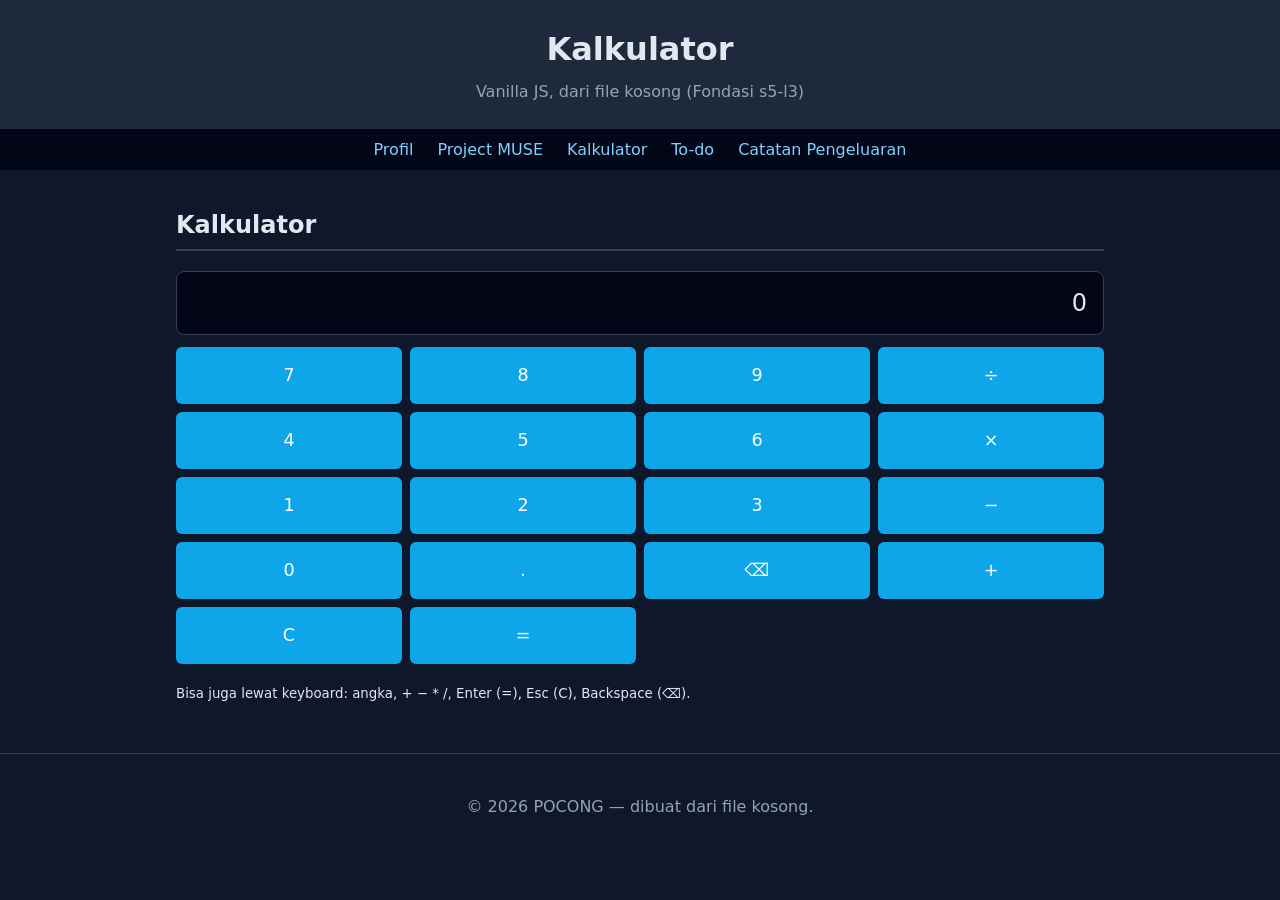
<file: kalkulator.html>
<!doctype html>
<html lang="id">
  <head>
    <meta charset="utf-8" />
    <meta name="viewport" content="width=device-width, initial-scale=1" />
    <title>Kalkulator — Vanilla JS</title>
    <link rel="stylesheet" href="style.css" />
  </head>
  <body>
    <header>
      <h1>Kalkulator</h1>
      <p>Vanilla JS, dari file kosong (Fondasi s5-l3)</p>
    </header>

    <nav aria-label="Navigasi utama">
      <ul>
        <li><a href="index.html">Profil</a></li>
        <li><a href="landing.html">Project MUSE</a></li>
        <li><a href="kalkulator.html">Kalkulator</a></li>
        <li><a href="todo.html">To-do</a></li>
        <li><a href="mini-app.html">Catatan Pengeluaran</a></li>
      </ul>
    </nav>

    <main>
      <section>
        <h2>Kalkulator</h2>
        <div class="layar" id="layar" aria-live="polite">0</div>
        <div class="tombol-grid">
          <button type="button" data-digit="7">7</button>
          <button type="button" data-digit="8">8</button>
          <button type="button" data-digit="9">9</button>
          <button type="button" data-op="/">÷</button>
          <button type="button" data-digit="4">4</button>
          <button type="button" data-digit="5">5</button>
          <button type="button" data-digit="6">6</button>
          <button type="button" data-op="*">×</button>
          <button type="button" data-digit="1">1</button>
          <button type="button" data-digit="2">2</button>
          <button type="button" data-digit="3">3</button>
          <button type="button" data-op="-">−</button>
          <button type="button" data-digit="0">0</button>
          <button type="button" data-digit=".">.</button>
          <button type="button" id="btn-hapus">⌫</button>
          <button type="button" data-op="+">+</button>
          <button type="button" id="btn-bersih">C</button>
          <button type="button" id="btn-sama">=</button>
        </div>
        <p><small>Bisa juga lewat keyboard: angka, + − * /, Enter (=), Esc (C), Backspace (⌫).</small></p>
      </section>
    </main>

    <footer>
      <p>© 2026 POCONG — dibuat dari file kosong.</p>
    </footer>

    <script src="kalkulator.js"></script>
  </body>
</html>
</file>
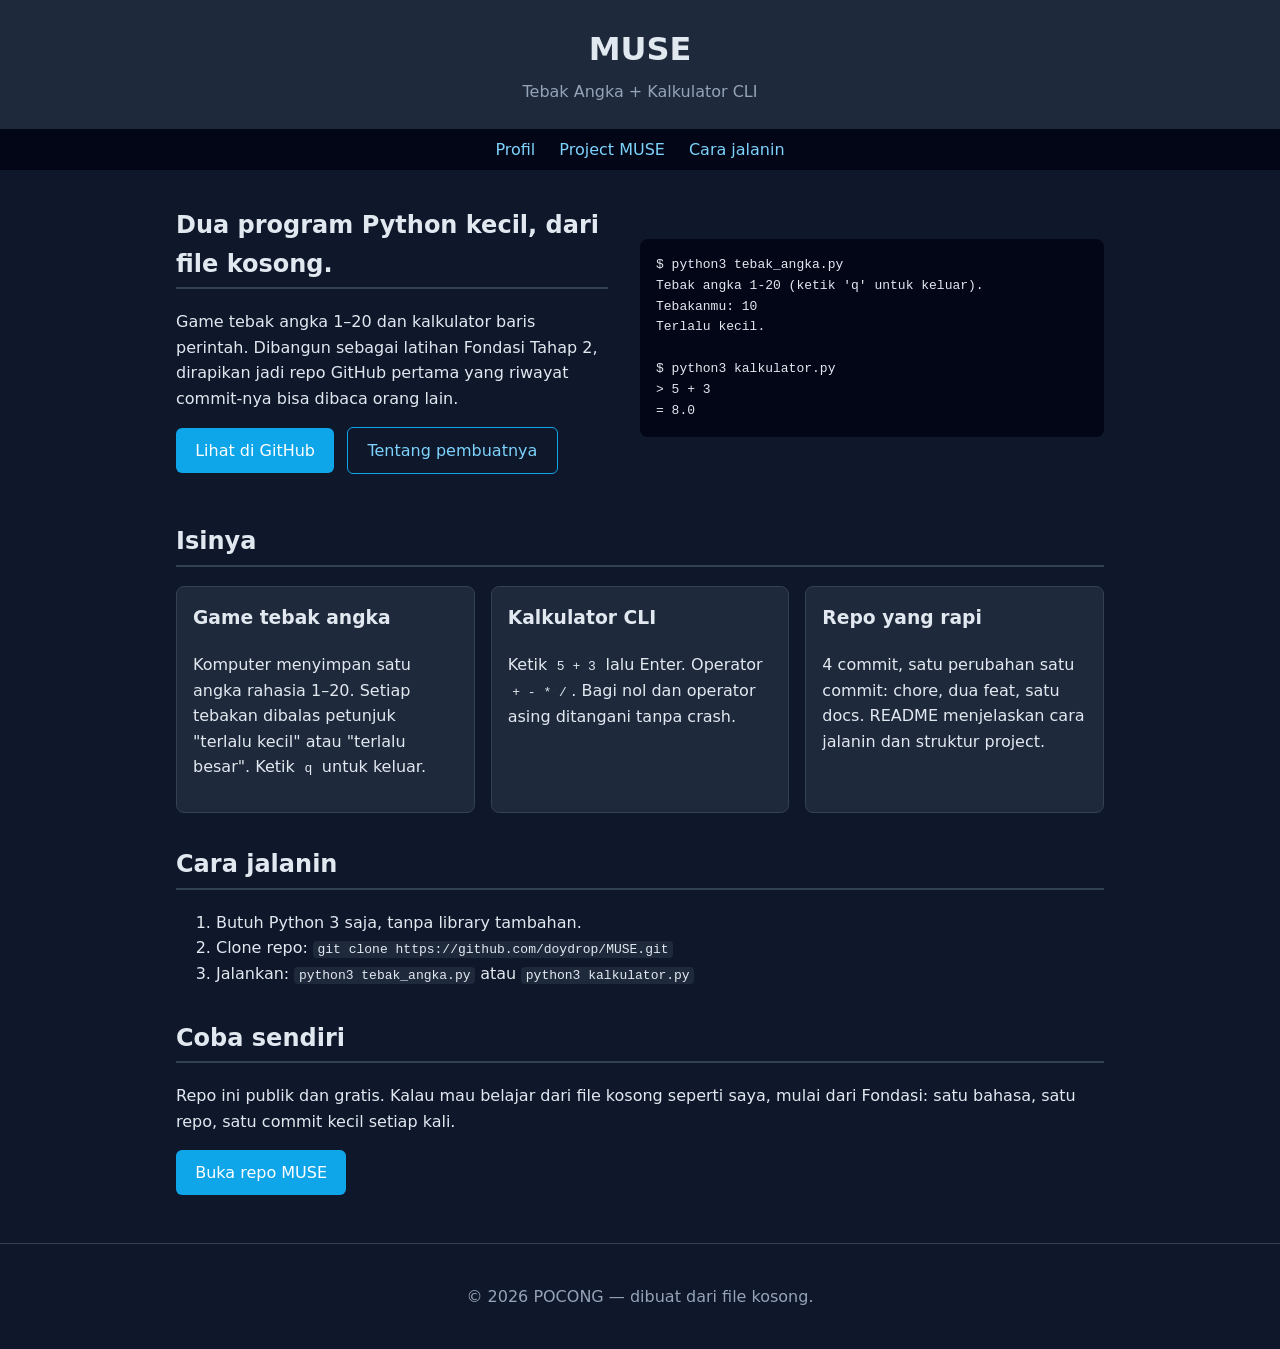
<file: landing.html>
<!doctype html>
<html lang="id">
  <head>
    <meta charset="utf-8" />
    <meta name="viewport" content="width=device-width, initial-scale=1" />
    <title>MUSE — Tebak Angka + Kalkulator CLI</title>
    <link rel="stylesheet" href="style.css" />
  </head>
  <body>
    <header>
      <h1>MUSE</h1>
      <p>Tebak Angka + Kalkulator CLI</p>
    </header>

    <nav aria-label="Navigasi utama">
      <ul>
        <li><a href="index.html">Profil</a></li>
        <li><a href="landing.html">Project MUSE</a></li>
        <li><a href="#cara">Cara jalanin</a></li>
      </ul>
    </nav>

    <main>
      <section class="hero">
        <div>
          <h2>Dua program Python kecil, dari file kosong.</h2>
          <p>
            Game tebak angka 1–20 dan kalkulator baris perintah. Dibangun
            sebagai latihan Fondasi Tahap 2, dirapikan jadi repo GitHub
            pertama yang riwayat commit-nya bisa dibaca orang lain.
          </p>
          <p>
            <a class="btn" href="https://github.com/doydrop/MUSE">Lihat di GitHub</a>
            <a class="btn btn-ghost" href="index.html">Tentang pembuatnya</a>
          </p>
        </div>
        <pre><code>$ python3 tebak_angka.py
Tebak angka 1-20 (ketik 'q' untuk keluar).
Tebakanmu: 10
Terlalu kecil.

$ python3 kalkulator.py
&gt; 5 + 3
= 8.0</code></pre>
      </section>

      <section>
        <h2>Isinya</h2>
        <div class="features-grid">
          <article>
            <h3>Game tebak angka</h3>
            <p>
              Komputer menyimpan satu angka rahasia 1–20. Setiap tebakan
              dibalas petunjuk "terlalu kecil" atau "terlalu besar".
              Ketik <code>q</code> untuk keluar.
            </p>
          </article>
          <article>
            <h3>Kalkulator CLI</h3>
            <p>
              Ketik <code>5 + 3</code> lalu Enter. Operator
              <code>+ - * /</code>. Bagi nol dan operator asing ditangani
              tanpa crash.
            </p>
          </article>
          <article>
            <h3>Repo yang rapi</h3>
            <p>
              4 commit, satu perubahan satu commit: chore, dua feat, satu
              docs. README menjelaskan cara jalanin dan struktur project.
            </p>
          </article>
        </div>
      </section>

      <section id="cara">
        <h2>Cara jalanin</h2>
        <ol>
          <li>Butuh Python 3 saja, tanpa library tambahan.</li>
          <li>Clone repo: <code>git clone https://github.com/doydrop/MUSE.git</code></li>
          <li>Jalankan: <code>python3 tebak_angka.py</code> atau <code>python3 kalkulator.py</code></li>
        </ol>
      </section>

      <section>
        <h2>Coba sendiri</h2>
        <p>
          Repo ini publik dan gratis. Kalau mau belajar dari file kosong
          seperti saya, mulai dari Fondasi: satu bahasa, satu repo, satu
          commit kecil setiap kali.
        </p>
        <p><a class="btn" href="https://github.com/doydrop/MUSE">Buka repo MUSE</a></p>
      </section>
    </main>

    <footer>
      <p>© 2026 POCONG — dibuat dari file kosong.</p>
    </footer>
  </body>
</html>
</file>
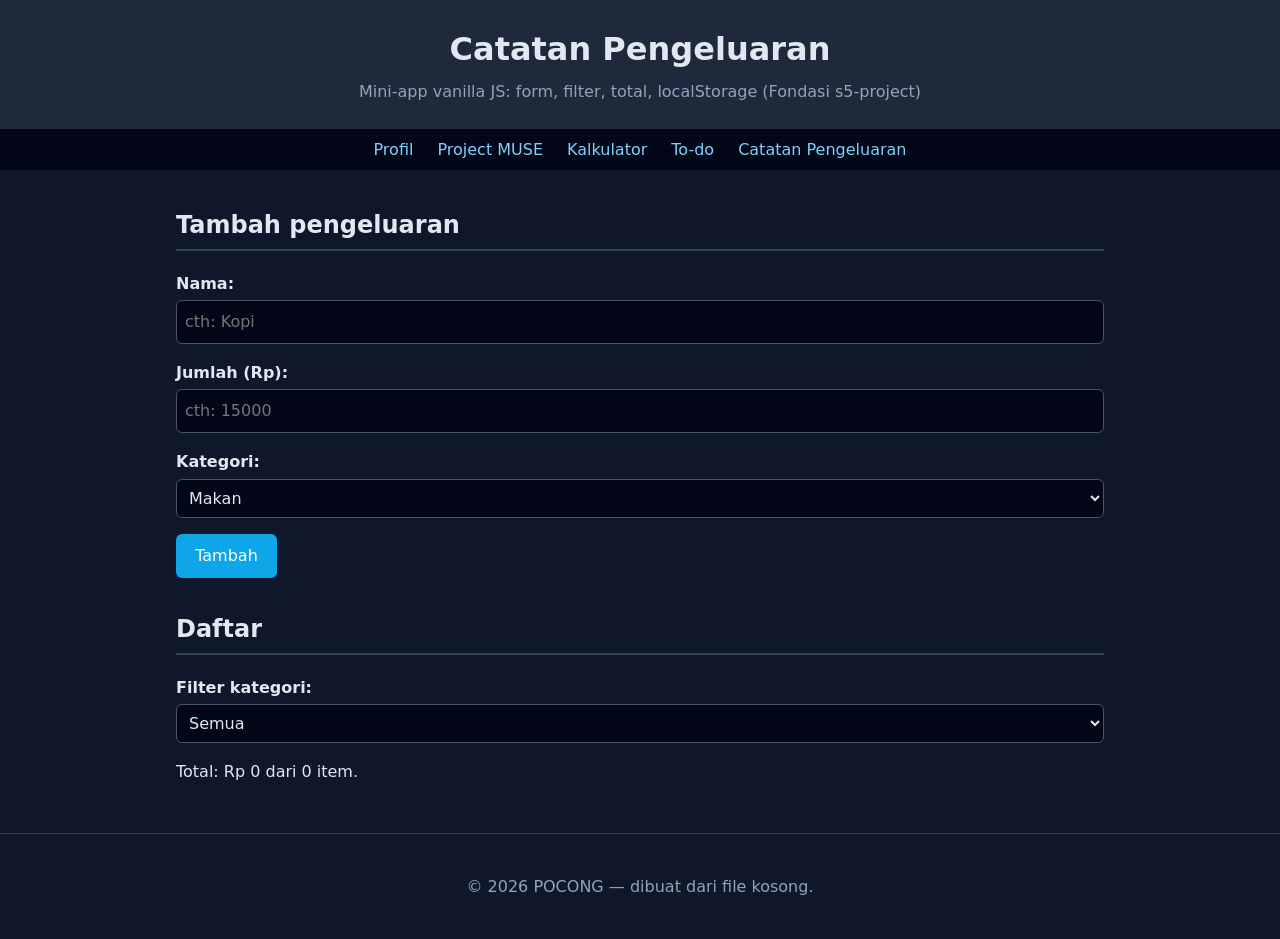
<file: mini-app.html>
<!doctype html>
<html lang="id">
  <head>
    <meta charset="utf-8" />
    <meta name="viewport" content="width=device-width, initial-scale=1" />
    <title>Catatan Pengeluaran — Mini-app Vanilla JS</title>
    <link rel="stylesheet" href="style.css" />
  </head>
  <body>
    <header>
      <h1>Catatan Pengeluaran</h1>
      <p>Mini-app vanilla JS: form, filter, total, localStorage (Fondasi s5-project)</p>
    </header>

    <nav aria-label="Navigasi utama">
      <ul>
        <li><a href="index.html">Profil</a></li>
        <li><a href="landing.html">Project MUSE</a></li>
        <li><a href="kalkulator.html">Kalkulator</a></li>
        <li><a href="todo.html">To-do</a></li>
        <li><a href="mini-app.html">Catatan Pengeluaran</a></li>
      </ul>
    </nav>

    <main>
      <section>
        <h2>Tambah pengeluaran</h2>
        <form id="form-pengeluaran">
          <p>
            <label for="nama">Nama:</label>
            <input type="text" name="nama" id="nama" placeholder="cth: Kopi" required />
          </p>
          <p>
            <label for="jumlah">Jumlah (Rp):</label>
            <input type="number" name="jumlah" id="jumlah" min="1" step="1" placeholder="cth: 15000" required />
          </p>
          <p>
            <label for="kategori">Kategori:</label>
            <select name="kategori" id="kategori">
              <option value="Makan">Makan</option>
              <option value="Transport">Transport</option>
              <option value="Hiburan">Hiburan</option>
              <option value="Lainnya">Lainnya</option>
            </select>
          </p>
          <p>
            <button type="submit">Tambah</button>
          </p>
        </form>
        <p id="pesan-error" role="alert"></p>
      </section>

      <section>
        <h2>Daftar</h2>
        <p>
          <label for="filter-kategori">Filter kategori:</label>
          <select name="filter-kategori" id="filter-kategori">
            <option value="semua">Semua</option>
            <option value="Makan">Makan</option>
            <option value="Transport">Transport</option>
            <option value="Hiburan">Hiburan</option>
            <option value="Lainnya">Lainnya</option>
          </select>
        </p>
        <ul class="daftar" id="daftar-pengeluaran"></ul>
        <p id="total"></p>
        <div id="per-kategori"></div>
      </section>
    </main>

    <footer>
      <p>© 2026 POCONG — dibuat dari file kosong.</p>
    </footer>

    <script src="mini-app.js"></script>
  </body>
</html>
</file>
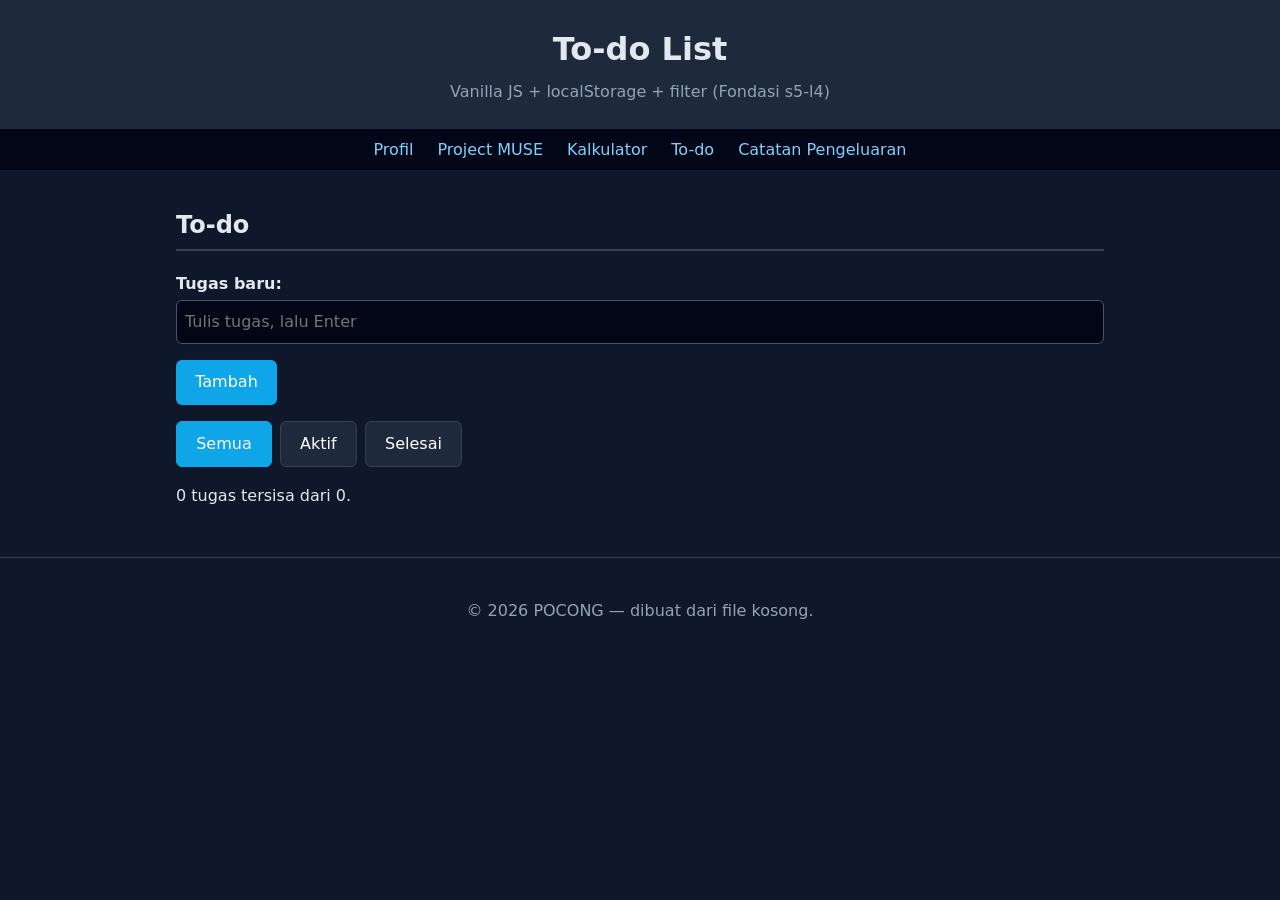
<file: todo.html>
<!doctype html>
<html lang="id">
  <head>
    <meta charset="utf-8" />
    <meta name="viewport" content="width=device-width, initial-scale=1" />
    <title>To-do — Vanilla JS + localStorage</title>
    <link rel="stylesheet" href="style.css" />
  </head>
  <body>
    <header>
      <h1>To-do List</h1>
      <p>Vanilla JS + localStorage + filter (Fondasi s5-l4)</p>
    </header>

    <nav aria-label="Navigasi utama">
      <ul>
        <li><a href="index.html">Profil</a></li>
        <li><a href="landing.html">Project MUSE</a></li>
        <li><a href="kalkulator.html">Kalkulator</a></li>
        <li><a href="todo.html">To-do</a></li>
        <li><a href="mini-app.html">Catatan Pengeluaran</a></li>
      </ul>
    </nav>

    <main>
      <section>
        <h2>To-do</h2>
        <form id="form-todo">
          <p>
            <label for="input-todo">Tugas baru:</label>
            <input type="text" name="tugas" id="input-todo" placeholder="Tulis tugas, lalu Enter" />
          </p>
          <p>
            <button type="submit">Tambah</button>
          </p>
        </form>
        <div class="filter-row" role="group" aria-label="Filter tugas">
          <button type="button" data-filter="semua" class="aktif">Semua</button>
          <button type="button" data-filter="aktif">Aktif</button>
          <button type="button" data-filter="selesai">Selesai</button>
        </div>
        <ul class="daftar" id="daftar"></ul>
        <p id="sisa"></p>
      </section>
    </main>

    <footer>
      <p>© 2026 POCONG — dibuat dari file kosong.</p>
    </footer>

    <script src="todo.js"></script>
  </body>
</html>
</file>
<file: style.css>
/* Fondasi s4: stylesheet bersama profil + landing + mini-app JS.
   Teknik yang dipakai: border-box, Flexbox (nav, hero), Grid (kartu/fitur),
   media query untuk layar kecil. */

html {
  box-sizing: border-box;
}

*,
*::before,
*::after {
  box-sizing: inherit;
}

body {
  margin: 0;
  font-family: system-ui, -apple-system, "Segoe UI", sans-serif;
  line-height: 1.6;
  color: #e2e8f0;
  background: #0f172a;
}

header {
  background: #1e293b;
  padding: 1.5rem 1rem;
  text-align: center;
}

header h1 {
  margin: 0;
  font-size: 2rem;
}

header p {
  margin: 0.25rem 0 0;
  color: #94a3b8;
}

nav {
  background: #020617;
  padding: 0.5rem 1rem;
}

nav ul {
  display: flex;
  gap: 1.5rem;
  justify-content: center;
  list-style: none;
  margin: 0;
  padding: 0;
}

nav a {
  color: #7dd3fc;
  text-decoration: none;
}

nav a:hover {
  text-decoration: underline;
}

main {
  max-width: 960px;
  margin: 0 auto;
  padding: 1rem;
}

section,
article,
aside {
  margin-bottom: 2rem;
}

h2 {
  border-bottom: 2px solid #334155;
  padding-bottom: 0.25rem;
}

img {
  border-radius: 8px;
}

a {
  color: #7dd3fc;
}

code {
  background: #1e293b;
  padding: 0.1em 0.35em;
  border-radius: 4px;
}

pre {
  background: #020617;
  padding: 1rem;
  border-radius: 8px;
  overflow-x: auto;
}

pre code {
  background: none;
  padding: 0;
}

/* Hero landing: Flexbox dua kolom */
.hero {
  display: flex;
  gap: 2rem;
  align-items: center;
}

.hero > div {
  flex: 1;
}

.hero pre {
  flex: 1;
}

.btn {
  display: inline-block;
  background: #0ea5e9;
  color: #fff;
  padding: 0.6rem 1.2rem;
  border-radius: 6px;
  text-decoration: none;
  margin-right: 0.5rem;
}

.btn-ghost {
  background: transparent;
  border: 1px solid #0ea5e9;
  color: #7dd3fc;
}

/* Kartu project + fitur: Grid tiga kolom */
.cards,
.features-grid {
  display: grid;
  grid-template-columns: repeat(3, 1fr);
  gap: 1rem;
}

.cards article,
.features-grid article {
  background: #1e293b;
  border: 1px solid #334155;
  border-radius: 8px;
  padding: 1rem;
  margin-bottom: 0;
}

.cards h3,
.features-grid h3 {
  margin-top: 0;
}

/* Form */
form p {
  margin: 0 0 1rem;
}

label {
  display: block;
  margin-bottom: 0.25rem;
  font-weight: 600;
}

input,
select,
textarea {
  width: 100%;
  padding: 0.5rem;
  border: 1px solid #475569;
  border-radius: 6px;
  background: #020617;
  color: #e2e8f0;
  font: inherit;
}

button {
  background: #0ea5e9;
  color: #fff;
  border: none;
  padding: 0.6rem 1.2rem;
  border-radius: 6px;
  cursor: pointer;
  font: inherit;
}

footer {
  text-align: center;
  color: #94a3b8;
  padding: 1.5rem 1rem;
  border-top: 1px solid #334155;
}

/* Kalkulator + to-do + mini-app */
.layar {
  background: #020617;
  border: 1px solid #334155;
  border-radius: 8px;
  padding: 0.75rem 1rem;
  font-size: 1.5rem;
  text-align: right;
  margin-bottom: 0.75rem;
  min-height: 3rem;
}

.tombol-grid {
  display: grid;
  grid-template-columns: repeat(4, 1fr);
  gap: 0.5rem;
}

.tombol-grid button {
  padding: 0.9rem 0;
  font-size: 1.1rem;
}

.filter-row {
  display: flex;
  gap: 0.5rem;
  margin-bottom: 1rem;
}

.filter-row button {
  background: #1e293b;
  border: 1px solid #334155;
}

.filter-row button.aktif {
  background: #0ea5e9;
  border-color: #0ea5e9;
}

.daftar {
  list-style: none;
  padding: 0;
}

.daftar li {
  display: flex;
  gap: 0.5rem;
  align-items: center;
  background: #1e293b;
  border: 1px solid #334155;
  border-radius: 6px;
  padding: 0.5rem 0.75rem;
  margin-bottom: 0.5rem;
}

.daftar li .teks {
  flex: 1;
}

.daftar li.selesai .teks {
  text-decoration: line-through;
  color: #94a3b8;
}

.daftar li button {
  padding: 0.3rem 0.6rem;
  font-size: 0.9rem;
}

/* Responsif: layar kecil — nav menumpuk, hero menumpuk, grid 1 kolom */
@media (max-width: 640px) {
  nav ul {
    flex-direction: column;
    align-items: center;
    gap: 0.5rem;
  }

  .hero {
    flex-direction: column;
  }

  .cards,
  .features-grid {
    grid-template-columns: 1fr;
  }

  header h1 {
    font-size: 1.5rem;
  }
}
</file>
